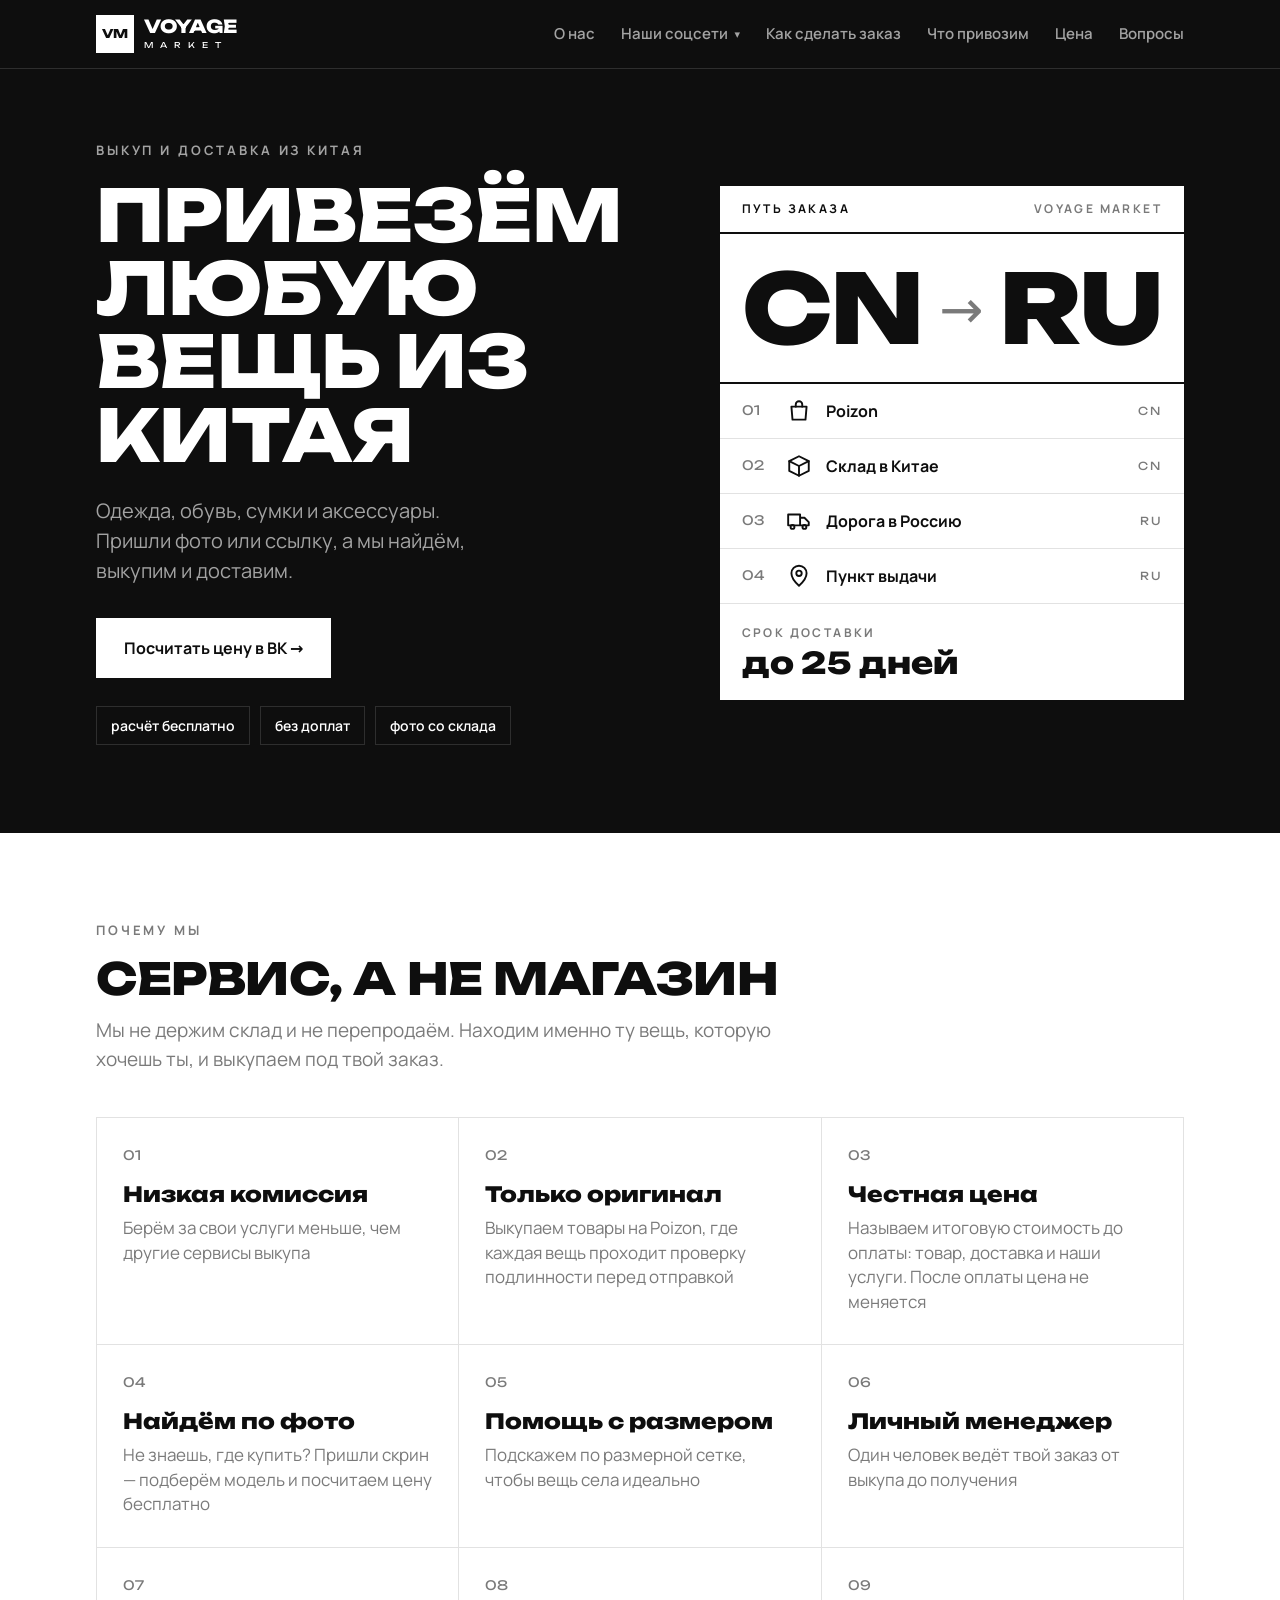
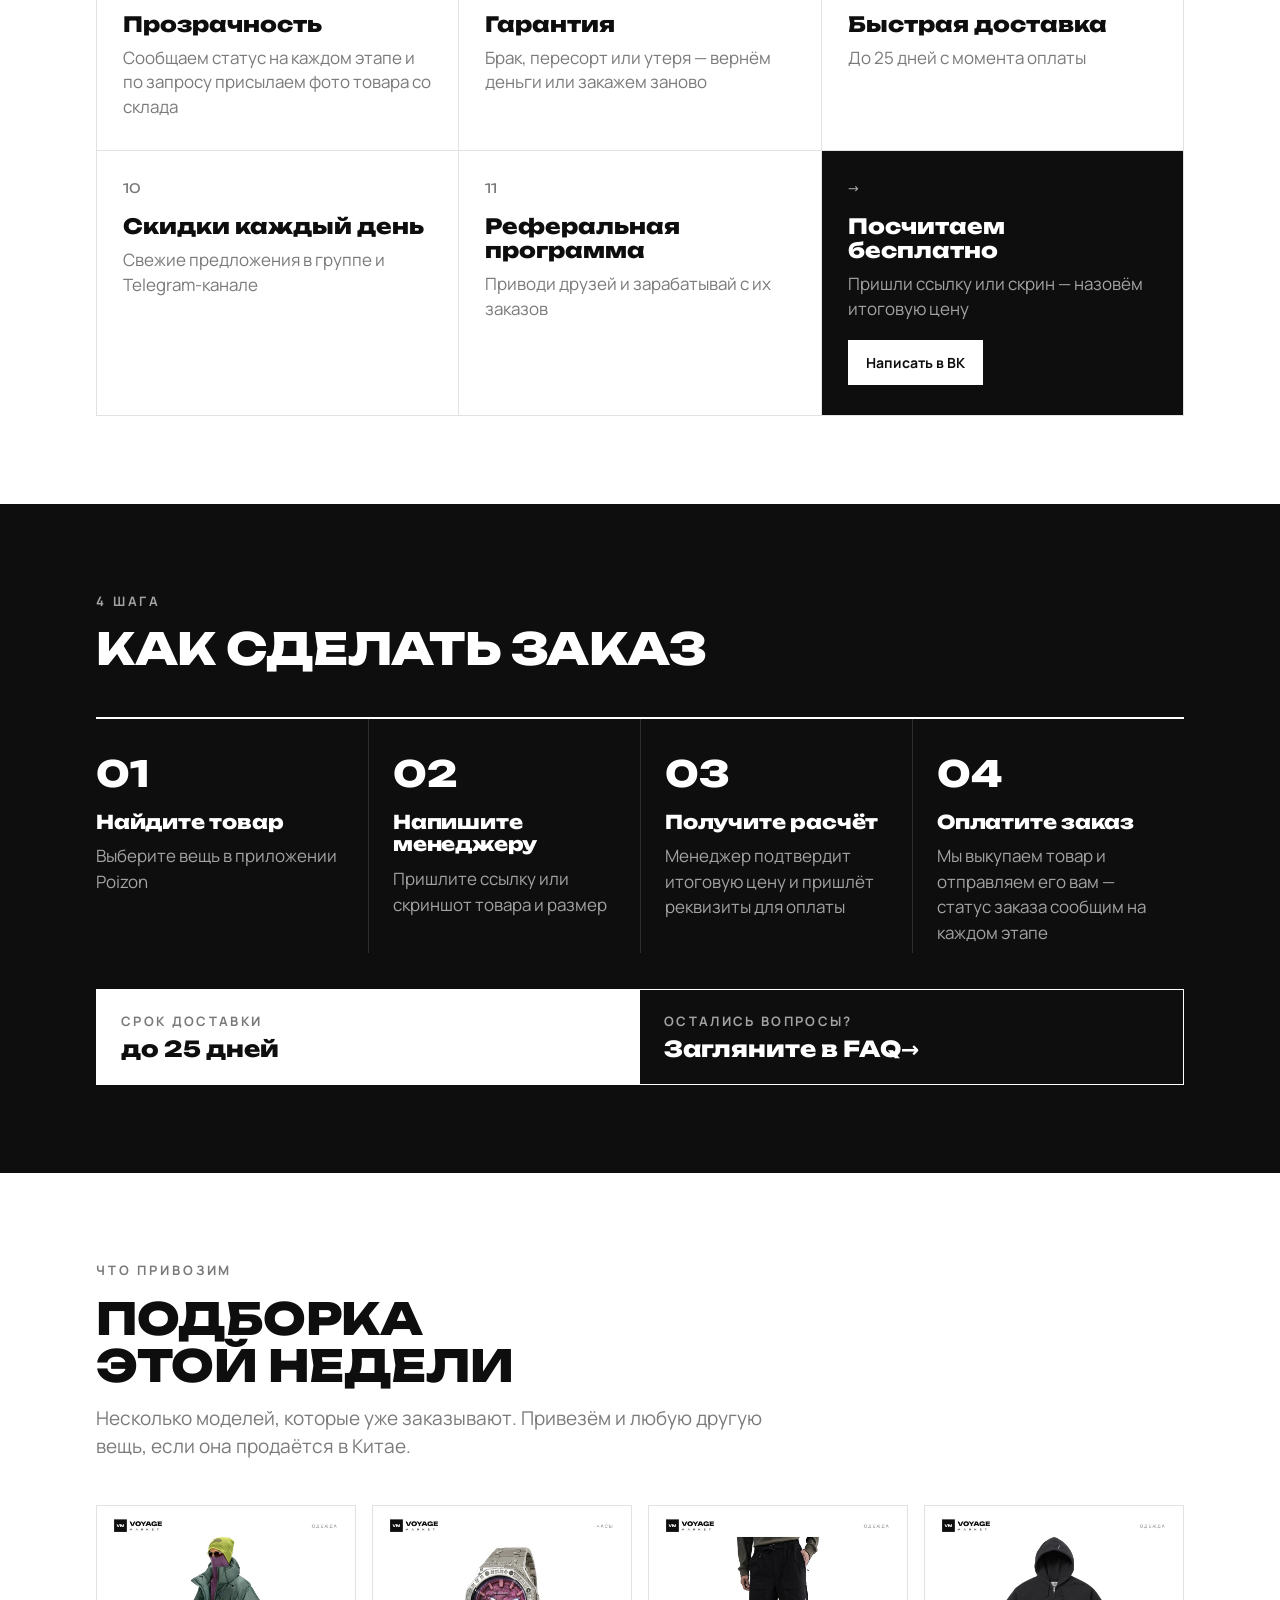
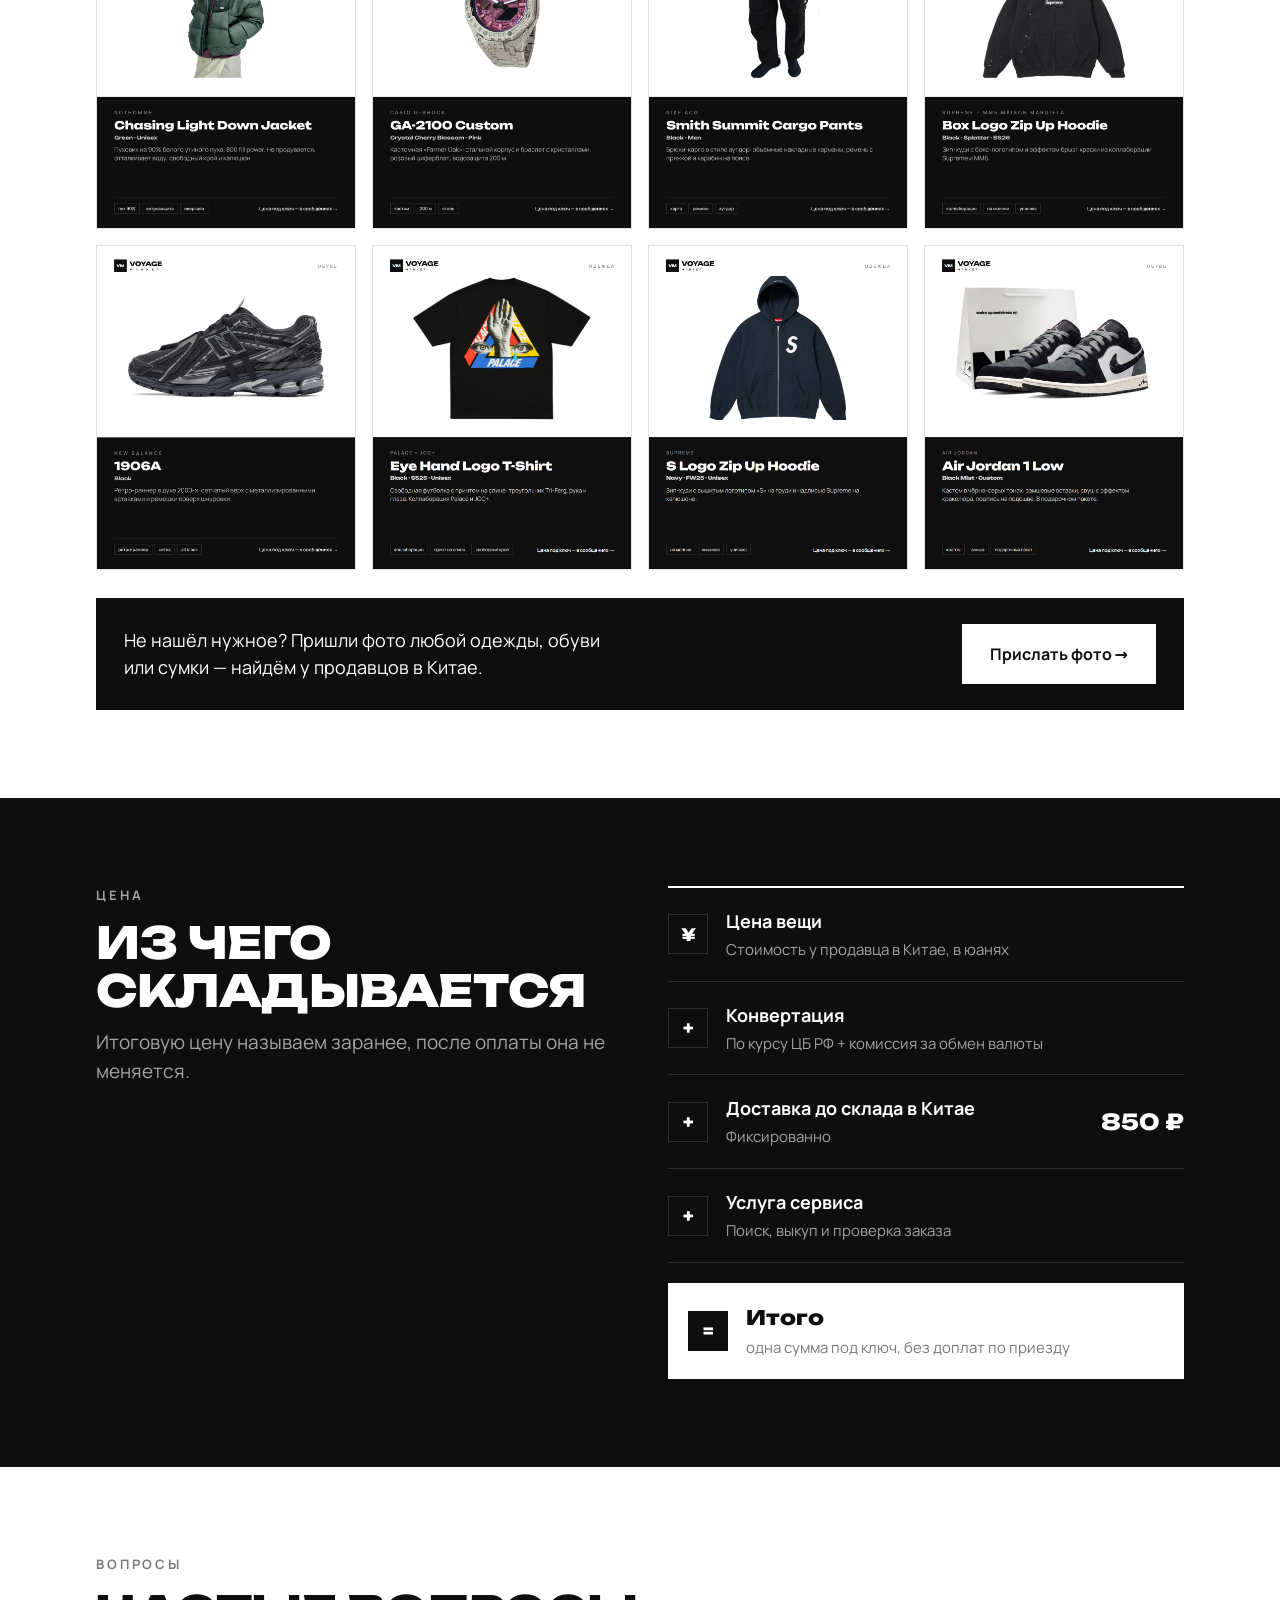
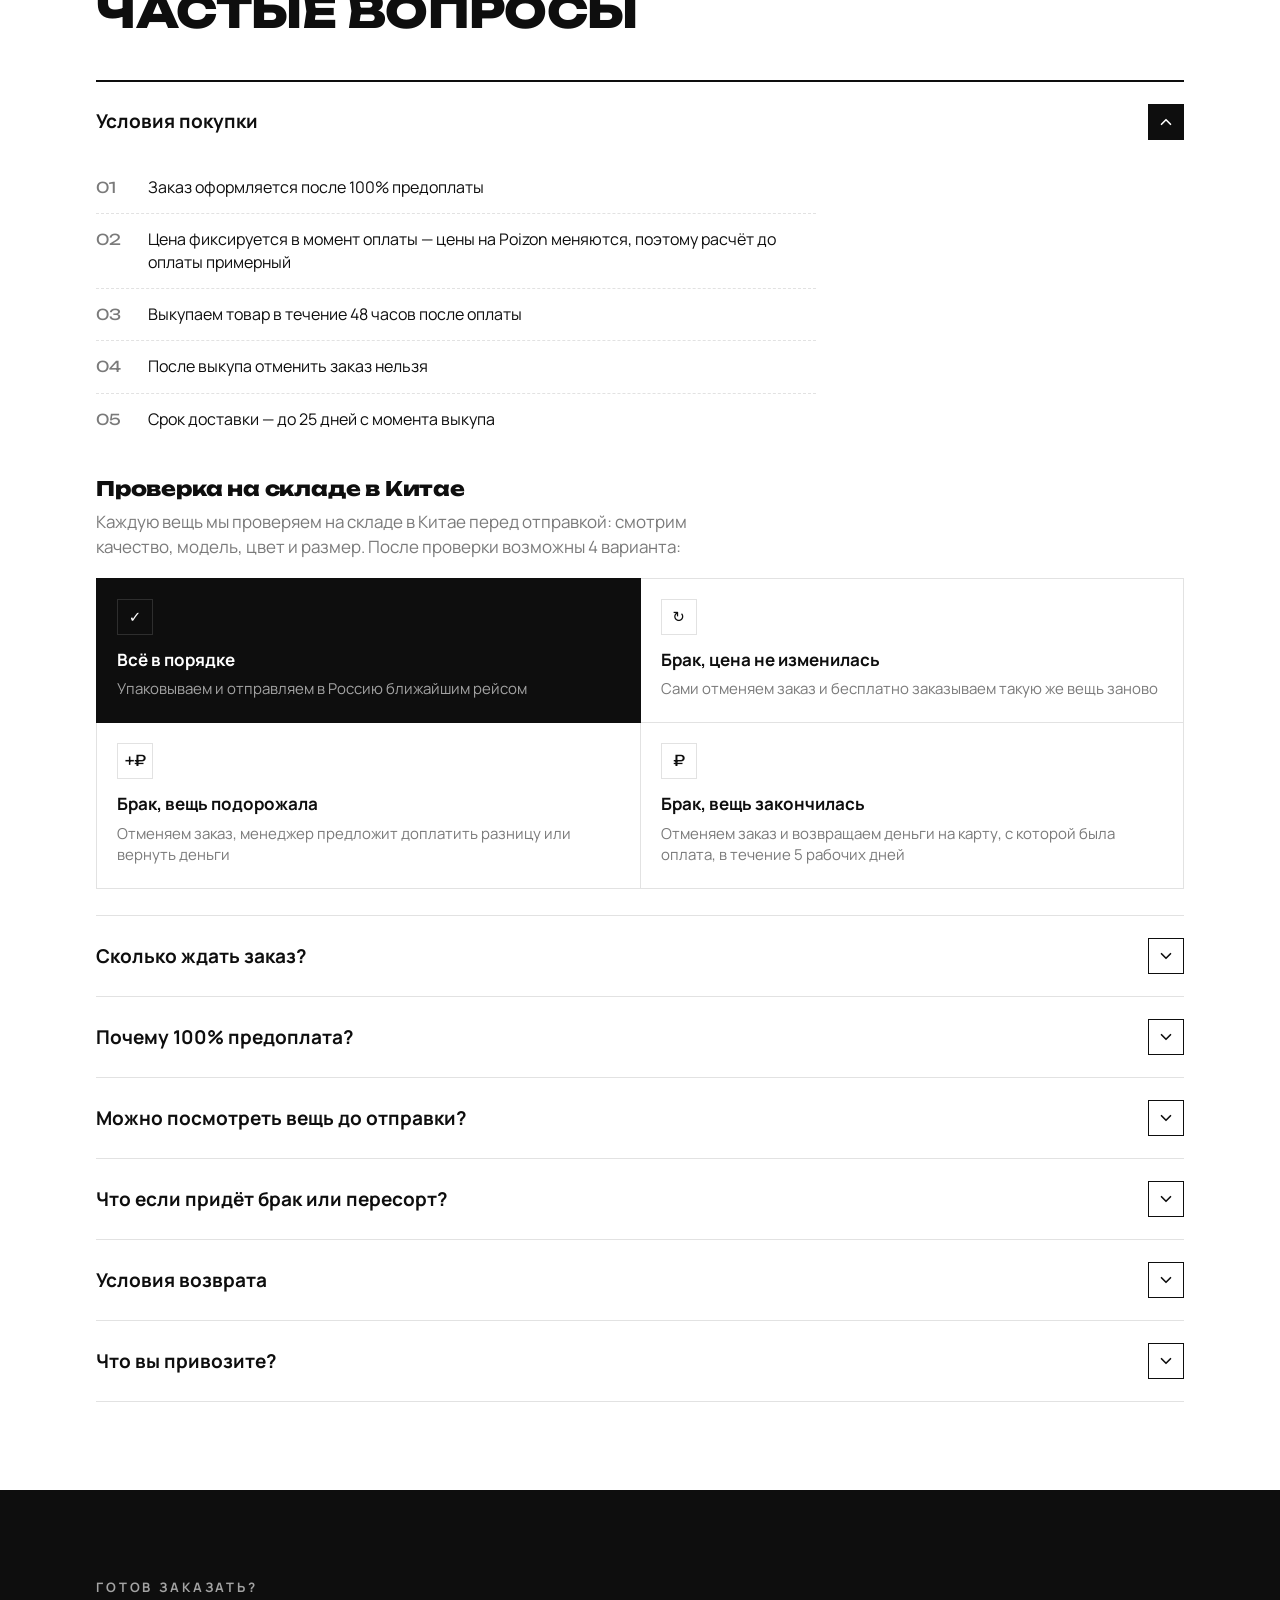
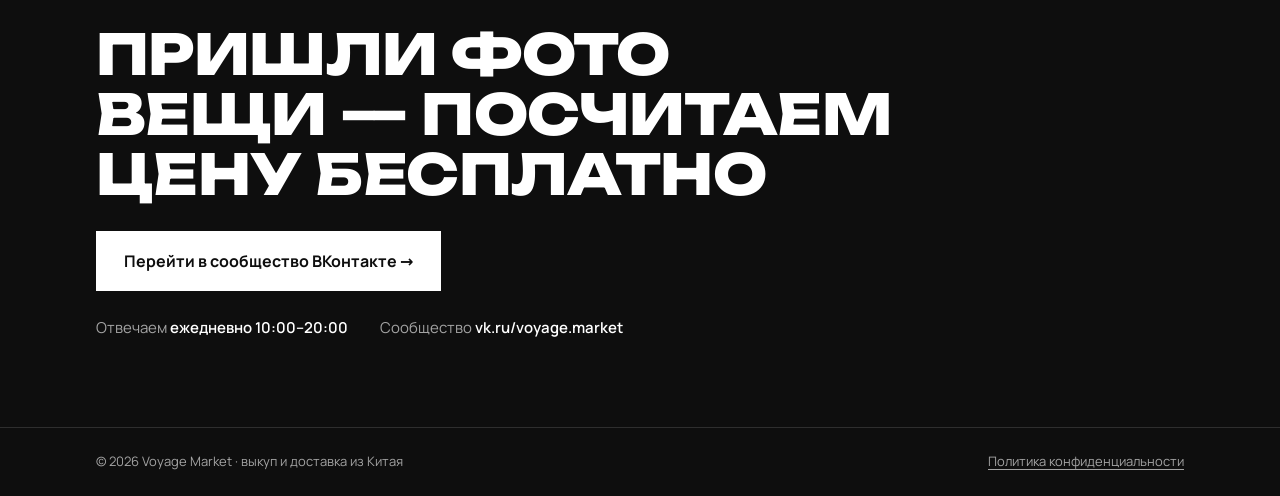
<file: index.html>
<!doctype html>
<html lang="ru">
  <head>
    <meta charset="UTF-8" />
    <meta name="viewport" content="width=device-width, initial-scale=1, viewport-fit=cover" />
    <meta name="theme-color" content="#0e0e0e" />
    <title>Voyage Market — выкуп и доставка из Китая</title>
    <meta name="description" content="Привезём любую вещь из Китая: одежда, обувь, сумки и аксессуары. До 25 дней, расчёт бесплатно, без доплат." />
    <script type="module" crossorigin src="./assets/main-KwwbjW5t.js"></script>
    <link rel="modulepreload" crossorigin href="./assets/index-BEzR0WI0.js">
    <link rel="stylesheet" crossorigin href="./assets/index-FNaxITmx.css">
  </head>
  <body>
    <div id="root"></div>
  </body>
</html>
</file>
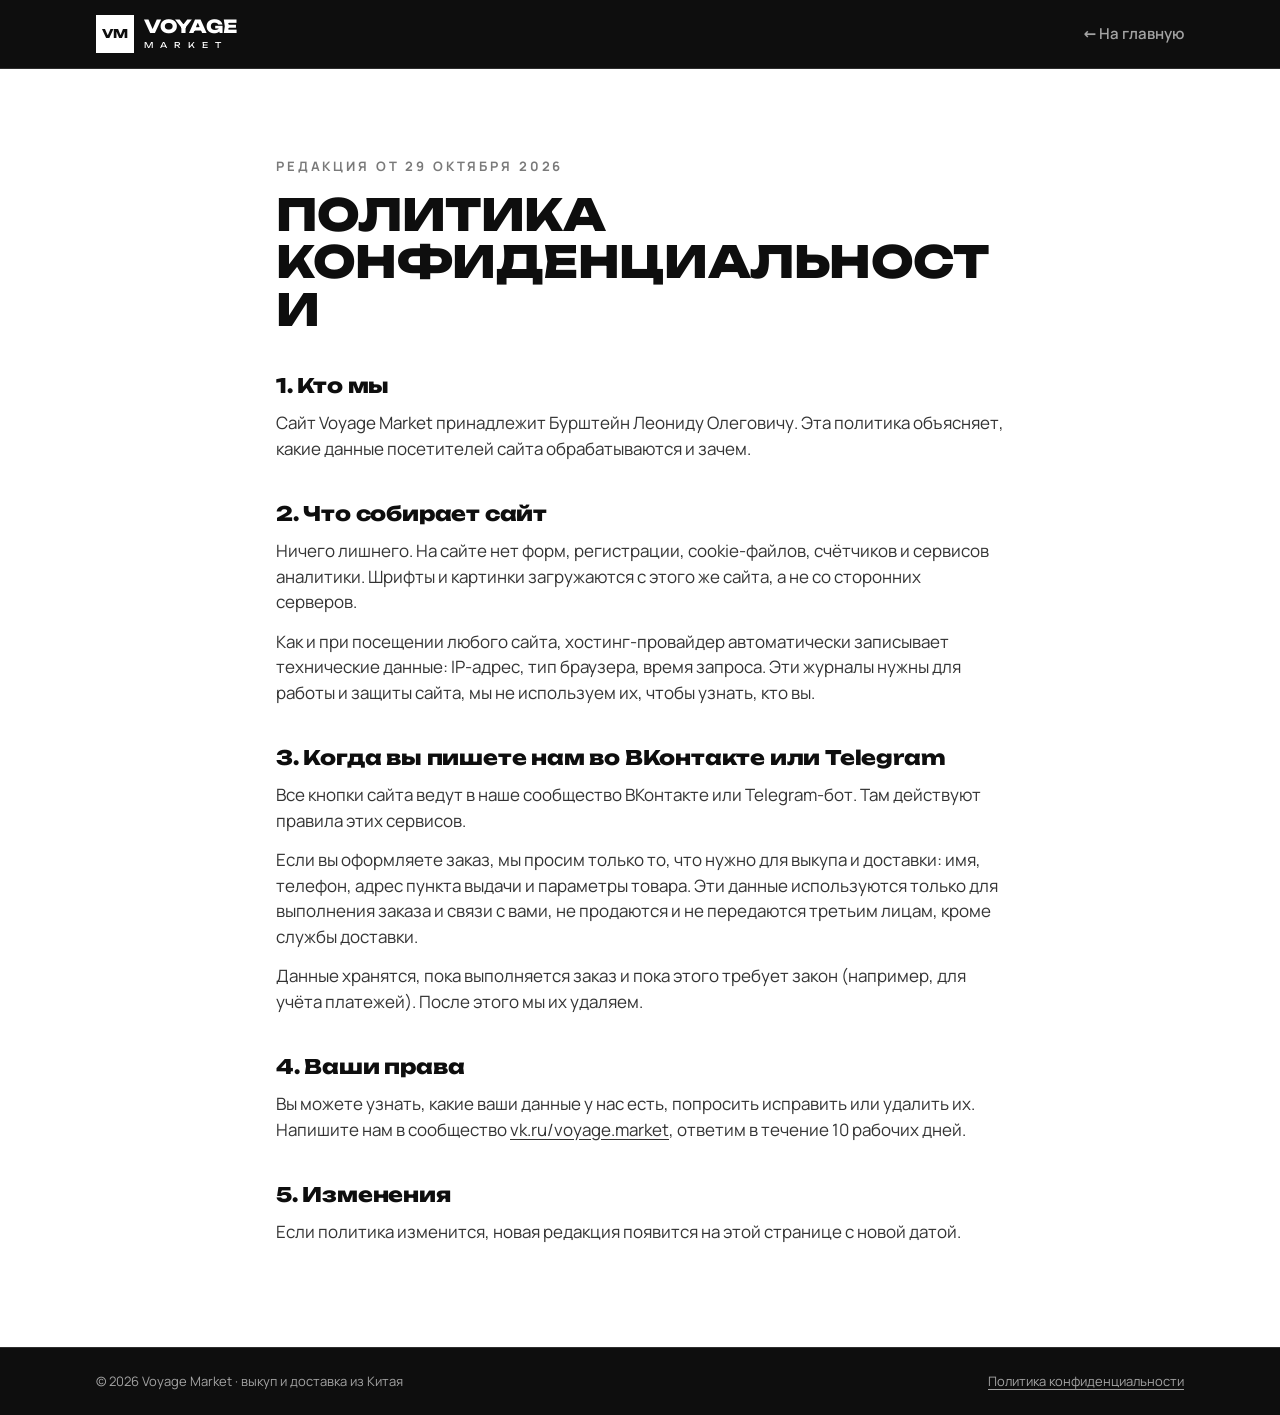
<file: privacy.html>
<!doctype html>
<html lang="ru">
  <head>
    <meta charset="UTF-8" />
    <meta name="viewport" content="width=device-width, initial-scale=1, viewport-fit=cover" />
    <meta name="theme-color" content="#0e0e0e" />
    <title>Политика конфиденциальности — Voyage Market</title>
    <meta name="description" content="Как сайт Voyage Market обращается с данными посетителей." />
    <script type="module" crossorigin src="./assets/privacy-DO9roMdW.js"></script>
    <link rel="modulepreload" crossorigin href="./assets/index-BEzR0WI0.js">
    <link rel="stylesheet" crossorigin href="./assets/index-FNaxITmx.css">
  </head>
  <body>
    <div id="root"></div>
  </body>
</html>
</file>
<file: assets/index-FNaxITmx.css>
@font-face{font-family:Manrope;font-style:normal;font-display:swap;font-weight:400;src:url([data-uri]) format("woff2"),url([data-uri]) format("woff");unicode-range:U+0460-052F,U+1C80-1C8A,U+20B4,U+2DE0-2DFF,U+A640-A69F,U+FE2E-FE2F}@font-face{font-family:Manrope;font-style:normal;font-display:swap;font-weight:400;src:url(./manrope-cyrillic-400-normal-BMzJvInZ.woff2) format("woff2"),url(./manrope-cyrillic-400-normal-Dvx59UGC.woff) format("woff");unicode-range:U+0301,U+0400-045F,U+0490-0491,U+04B0-04B1,U+2116}@font-face{font-family:Manrope;font-style:normal;font-display:swap;font-weight:400;src:url(./manrope-greek-400-normal-CM4qok81.woff2) format("woff2"),url(./manrope-greek-400-normal-DuX9RsAR.woff) format("woff");unicode-range:U+0370-0377,U+037A-037F,U+0384-038A,U+038C,U+038E-03A1,U+03A3-03FF}@font-face{font-family:Manrope;font-style:normal;font-display:swap;font-weight:400;src:url(./manrope-vietnamese-400-normal-DHb3EETF.woff2) format("woff2"),url(./manrope-vietnamese-400-normal-D7E_mLGF.woff) format("woff");unicode-range:U+0102-0103,U+0110-0111,U+0128-0129,U+0168-0169,U+01A0-01A1,U+01AF-01B0,U+0300-0301,U+0303-0304,U+0308-0309,U+0323,U+0329,U+1EA0-1EF9,U+20AB}@font-face{font-family:Manrope;font-style:normal;font-display:swap;font-weight:400;src:url(./manrope-latin-ext-400-normal-CMDvPJRp.woff2) format("woff2"),url(./manrope-latin-ext-400-normal-C-X6QNXX.woff) format("woff");unicode-range:U+0100-02BA,U+02BD-02C5,U+02C7-02CC,U+02CE-02D7,U+02DD-02FF,U+0304,U+0308,U+0329,U+1D00-1DBF,U+1E00-1E9F,U+1EF2-1EFF,U+2020,U+20A0-20AB,U+20AD-20C0,U+2113,U+2C60-2C7F,U+A720-A7FF}@font-face{font-family:Manrope;font-style:normal;font-display:swap;font-weight:400;src:url(./manrope-latin-400-normal-PaqtzbVb.woff2) format("woff2"),url(./manrope-latin-400-normal-8tf8FM3T.woff) format("woff");unicode-range:U+0000-00FF,U+0131,U+0152-0153,U+02BB-02BC,U+02C6,U+02DA,U+02DC,U+0304,U+0308,U+0329,U+2000-206F,U+20AC,U+2122,U+2191,U+2193,U+2212,U+2215,U+FEFF,U+FFFD}@font-face{font-family:Manrope;font-style:normal;font-display:swap;font-weight:600;src:url([data-uri]) format("woff2"),url([data-uri]) format("woff");unicode-range:U+0460-052F,U+1C80-1C8A,U+20B4,U+2DE0-2DFF,U+A640-A69F,U+FE2E-FE2F}@font-face{font-family:Manrope;font-style:normal;font-display:swap;font-weight:600;src:url(./manrope-cyrillic-600-normal-DvRl3Mj-.woff2) format("woff2"),url(./manrope-cyrillic-600-normal-It4mZcQk.woff) format("woff");unicode-range:U+0301,U+0400-045F,U+0490-0491,U+04B0-04B1,U+2116}@font-face{font-family:Manrope;font-style:normal;font-display:swap;font-weight:600;src:url(./manrope-greek-600-normal-BoRV6lzK.woff2) format("woff2"),url(./manrope-greek-600-normal-CF2i9ZRY.woff) format("woff");unicode-range:U+0370-0377,U+037A-037F,U+0384-038A,U+038C,U+038E-03A1,U+03A3-03FF}@font-face{font-family:Manrope;font-style:normal;font-display:swap;font-weight:600;src:url(./manrope-vietnamese-600-normal-C1J5PCl_.woff2) format("woff2"),url(./manrope-vietnamese-600-normal-lA7a_7Ok.woff) format("woff");unicode-range:U+0102-0103,U+0110-0111,U+0128-0129,U+0168-0169,U+01A0-01A1,U+01AF-01B0,U+0300-0301,U+0303-0304,U+0308-0309,U+0323,U+0329,U+1EA0-1EF9,U+20AB}@font-face{font-family:Manrope;font-style:normal;font-display:swap;font-weight:600;src:url(./manrope-latin-ext-600-normal-_gBojHdJ.woff2) format("woff2"),url(./manrope-latin-ext-600-normal-u5Pl7hTU.woff) format("woff");unicode-range:U+0100-02BA,U+02BD-02C5,U+02C7-02CC,U+02CE-02D7,U+02DD-02FF,U+0304,U+0308,U+0329,U+1D00-1DBF,U+1E00-1E9F,U+1EF2-1EFF,U+2020,U+20A0-20AB,U+20AD-20C0,U+2113,U+2C60-2C7F,U+A720-A7FF}@font-face{font-family:Manrope;font-style:normal;font-display:swap;font-weight:600;src:url(./manrope-latin-600-normal-4f0koTD-.woff2) format("woff2"),url(./manrope-latin-600-normal-BqgrALkZ.woff) format("woff");unicode-range:U+0000-00FF,U+0131,U+0152-0153,U+02BB-02BC,U+02C6,U+02DA,U+02DC,U+0304,U+0308,U+0329,U+2000-206F,U+20AC,U+2122,U+2191,U+2193,U+2212,U+2215,U+FEFF,U+FFFD}@font-face{font-family:Manrope;font-style:normal;font-display:swap;font-weight:700;src:url([data-uri]) format("woff2"),url([data-uri]) format("woff");unicode-range:U+0460-052F,U+1C80-1C8A,U+20B4,U+2DE0-2DFF,U+A640-A69F,U+FE2E-FE2F}@font-face{font-family:Manrope;font-style:normal;font-display:swap;font-weight:700;src:url(./manrope-cyrillic-700-normal-Dw_fZAg2.woff2) format("woff2"),url(./manrope-cyrillic-700-normal-7JNVKxyl.woff) format("woff");unicode-range:U+0301,U+0400-045F,U+0490-0491,U+04B0-04B1,U+2116}@font-face{font-family:Manrope;font-style:normal;font-display:swap;font-weight:700;src:url(./manrope-greek-700-normal-CHUG9PD8.woff2) format("woff2"),url(./manrope-greek-700-normal-DyfsrCpP.woff) format("woff");unicode-range:U+0370-0377,U+037A-037F,U+0384-038A,U+038C,U+038E-03A1,U+03A3-03FF}@font-face{font-family:Manrope;font-style:normal;font-display:swap;font-weight:700;src:url(./manrope-vietnamese-700-normal-CUqMx5-1.woff2) format("woff2"),url(./manrope-vietnamese-700-normal-pt65Fn2Z.woff) format("woff");unicode-range:U+0102-0103,U+0110-0111,U+0128-0129,U+0168-0169,U+01A0-01A1,U+01AF-01B0,U+0300-0301,U+0303-0304,U+0308-0309,U+0323,U+0329,U+1EA0-1EF9,U+20AB}@font-face{font-family:Manrope;font-style:normal;font-display:swap;font-weight:700;src:url(./manrope-latin-ext-700-normal-DYOwVNan.woff2) format("woff2"),url(./manrope-latin-ext-700-normal-eVCcYqtJ.woff) format("woff");unicode-range:U+0100-02BA,U+02BD-02C5,U+02C7-02CC,U+02CE-02D7,U+02DD-02FF,U+0304,U+0308,U+0329,U+1D00-1DBF,U+1E00-1E9F,U+1EF2-1EFF,U+2020,U+20A0-20AB,U+20AD-20C0,U+2113,U+2C60-2C7F,U+A720-A7FF}@font-face{font-family:Manrope;font-style:normal;font-display:swap;font-weight:700;src:url(./manrope-latin-700-normal-BZp_XxE4.woff2) format("woff2"),url(./manrope-latin-700-normal-DGRFkw-m.woff) format("woff");unicode-range:U+0000-00FF,U+0131,U+0152-0153,U+02BB-02BC,U+02C6,U+02DA,U+02DC,U+0304,U+0308,U+0329,U+2000-206F,U+20AC,U+2122,U+2191,U+2193,U+2212,U+2215,U+FEFF,U+FFFD}@font-face{font-family:Unbounded;font-style:normal;font-display:swap;font-weight:400;src:url([data-uri]) format("woff2"),url([data-uri]) format("woff");unicode-range:U+0460-052F,U+1C80-1C8A,U+20B4,U+2DE0-2DFF,U+A640-A69F,U+FE2E-FE2F}@font-face{font-family:Unbounded;font-style:normal;font-display:swap;font-weight:400;src:url(./unbounded-cyrillic-400-normal-2GwyjskV.woff2) format("woff2"),url(./unbounded-cyrillic-400-normal-DqbLF2ou.woff) format("woff");unicode-range:U+0301,U+0400-045F,U+0490-0491,U+04B0-04B1,U+2116}@font-face{font-family:Unbounded;font-style:normal;font-display:swap;font-weight:400;src:url(./unbounded-vietnamese-400-normal-D7u77xXC.woff2) format("woff2"),url(./unbounded-vietnamese-400-normal-C52tX-jF.woff) format("woff");unicode-range:U+0102-0103,U+0110-0111,U+0128-0129,U+0168-0169,U+01A0-01A1,U+01AF-01B0,U+0300-0301,U+0303-0304,U+0308-0309,U+0323,U+0329,U+1EA0-1EF9,U+20AB}@font-face{font-family:Unbounded;font-style:normal;font-display:swap;font-weight:400;src:url(./unbounded-latin-ext-400-normal-Dbd2QqjZ.woff2) format("woff2"),url(./unbounded-latin-ext-400-normal-BRFNvR_h.woff) format("woff");unicode-range:U+0100-02BA,U+02BD-02C5,U+02C7-02CC,U+02CE-02D7,U+02DD-02FF,U+0304,U+0308,U+0329,U+1D00-1DBF,U+1E00-1E9F,U+1EF2-1EFF,U+2020,U+20A0-20AB,U+20AD-20C0,U+2113,U+2C60-2C7F,U+A720-A7FF}@font-face{font-family:Unbounded;font-style:normal;font-display:swap;font-weight:400;src:url(./unbounded-latin-400-normal-DxT99aXF.woff2) format("woff2"),url(./unbounded-latin-400-normal-CiSqyYx3.woff) format("woff");unicode-range:U+0000-00FF,U+0131,U+0152-0153,U+02BB-02BC,U+02C6,U+02DA,U+02DC,U+0304,U+0308,U+0329,U+2000-206F,U+20AC,U+2122,U+2191,U+2193,U+2212,U+2215,U+FEFF,U+FFFD}@font-face{font-family:Unbounded;font-style:normal;font-display:swap;font-weight:800;src:url([data-uri]) format("woff2"),url([data-uri]) format("woff");unicode-range:U+0460-052F,U+1C80-1C8A,U+20B4,U+2DE0-2DFF,U+A640-A69F,U+FE2E-FE2F}@font-face{font-family:Unbounded;font-style:normal;font-display:swap;font-weight:800;src:url(./unbounded-cyrillic-800-normal--HlTIRd4.woff2) format("woff2"),url(./unbounded-cyrillic-800-normal-DbsDaRyD.woff) format("woff");unicode-range:U+0301,U+0400-045F,U+0490-0491,U+04B0-04B1,U+2116}@font-face{font-family:Unbounded;font-style:normal;font-display:swap;font-weight:800;src:url(./unbounded-vietnamese-800-normal-CoK4UhqK.woff2) format("woff2"),url(./unbounded-vietnamese-800-normal-BESasFH0.woff) format("woff");unicode-range:U+0102-0103,U+0110-0111,U+0128-0129,U+0168-0169,U+01A0-01A1,U+01AF-01B0,U+0300-0301,U+0303-0304,U+0308-0309,U+0323,U+0329,U+1EA0-1EF9,U+20AB}@font-face{font-family:Unbounded;font-style:normal;font-display:swap;font-weight:800;src:url(./unbounded-latin-ext-800-normal-18_tL4n1.woff2) format("woff2"),url(./unbounded-latin-ext-800-normal-qEXaCaVG.woff) format("woff");unicode-range:U+0100-02BA,U+02BD-02C5,U+02C7-02CC,U+02CE-02D7,U+02DD-02FF,U+0304,U+0308,U+0329,U+1D00-1DBF,U+1E00-1E9F,U+1EF2-1EFF,U+2020,U+20A0-20AB,U+20AD-20C0,U+2113,U+2C60-2C7F,U+A720-A7FF}@font-face{font-family:Unbounded;font-style:normal;font-display:swap;font-weight:800;src:url(./unbounded-latin-800-normal-CN2Hxyoo.woff2) format("woff2"),url(./unbounded-latin-800-normal-Cjred_zf.woff) format("woff");unicode-range:U+0000-00FF,U+0131,U+0152-0153,U+02BB-02BC,U+02C6,U+02DA,U+02DC,U+0304,U+0308,U+0329,U+2000-206F,U+20AC,U+2122,U+2191,U+2193,U+2212,U+2215,U+FEFF,U+FFFD}@font-face{font-family:Golos Text;font-style:normal;font-display:swap;font-weight:600;src:url(./golos-text-cyrillic-ext-600-normal-uuhKjiyO.woff2) format("woff2"),url(./golos-text-cyrillic-ext-600-normal-rSWq63aw.woff) format("woff");unicode-range:U+0460-052F,U+1C80-1C8A,U+20B4,U+2DE0-2DFF,U+A640-A69F,U+FE2E-FE2F}@font-face{font-family:Golos Text;font-style:normal;font-display:swap;font-weight:600;src:url(./golos-text-cyrillic-600-normal-lpQ9rVRR.woff2) format("woff2"),url(./golos-text-cyrillic-600-normal-BgvEFMNR.woff) format("woff");unicode-range:U+0301,U+0400-045F,U+0490-0491,U+04B0-04B1,U+2116}@font-face{font-family:Golos Text;font-style:normal;font-display:swap;font-weight:600;src:url(./golos-text-latin-ext-600-normal-DLLCs_GQ.woff2) format("woff2"),url(./golos-text-latin-ext-600-normal-C6iohuVX.woff) format("woff");unicode-range:U+0100-02BA,U+02BD-02C5,U+02C7-02CC,U+02CE-02D7,U+02DD-02FF,U+0304,U+0308,U+0329,U+1D00-1DBF,U+1E00-1E9F,U+1EF2-1EFF,U+2020,U+20A0-20AB,U+20AD-20C0,U+2113,U+2C60-2C7F,U+A720-A7FF}@font-face{font-family:Golos Text;font-style:normal;font-display:swap;font-weight:600;src:url(./golos-text-latin-600-normal-Bhk8uV1U.woff2) format("woff2"),url(./golos-text-latin-600-normal-B_o32mE8.woff) format("woff");unicode-range:U+0000-00FF,U+0131,U+0152-0153,U+02BB-02BC,U+02C6,U+02DA,U+02DC,U+0304,U+0308,U+0329,U+2000-206F,U+20AC,U+2122,U+2191,U+2193,U+2212,U+2215,U+FEFF,U+FFFD}:root{--ink: #0e0e0e;--paper: #ffffff;--mute: #7a7a7a;--mute-dark: #a3a3a3;--line: #e2e2e2;--line-dark: #2e2e2e;--display: "Unbounded", "Arial Black", system-ui, sans-serif;--body: "Manrope", system-ui, -apple-system, "Segoe UI", sans-serif;color-scheme:light}*{box-sizing:border-box}html{scroll-behavior:smooth;scroll-padding-top:68px}body{margin:0;background:var(--paper);color:var(--ink);font-family:var(--body);font-size:17px;line-height:1.5}img{max-width:100%}a{color:inherit}.wrap{max-width:1120px;margin:0 auto;padding-left:max(16px,env(safe-area-inset-left,0px));padding-right:max(16px,env(safe-area-inset-right,0px))}.band{padding-block:88px}.dark{background:var(--ink);color:var(--paper)}h1,h2,h3{font-family:var(--display);font-weight:800;margin:0;text-wrap:balance;letter-spacing:-.01em}h2{font-size:clamp(28px,4vw,44px);line-height:1.08;text-transform:uppercase}.eyebrow{font-size:13px;font-weight:700;letter-spacing:.22em;text-transform:uppercase;color:var(--mute)}.dark .eyebrow{color:var(--mute-dark)}.head{display:grid;gap:14px;margin-bottom:44px;max-width:720px}.lead{font-size:19px;color:var(--mute);margin:0;max-width:60ch}.dark .lead{color:var(--mute-dark)}.top{position:sticky;top:0;z-index:5;background:var(--ink);color:var(--paper);border-bottom:1px solid var(--line-dark);padding-top:env(safe-area-inset-top,0px)}.top:before{content:"";position:absolute;left:0;right:0;bottom:100%;height:100vh;background:var(--ink);pointer-events:none}.top .wrap{display:flex;align-items:center;justify-content:space-between;height:68px;gap:16px}.logo{display:flex;align-items:center;gap:10px;text-decoration:none}.logo .vm{width:38px;height:38px;background:var(--paper);color:var(--ink);font-family:var(--display);font-weight:800;font-size:12px;display:grid;place-items:center}.logo b{display:block;font-family:var(--display);font-weight:800;font-size:18px;line-height:1}.logo small{display:block;font-family:var(--display);font-weight:400;font-size:8px;letter-spacing:.9em;margin-top:4px}.nav{display:flex;align-items:center;gap:26px;font-weight:600;font-size:15px}.nav a{text-decoration:none;color:var(--mute-dark)}.nav a:hover{color:var(--paper)}.socials{position:relative}.socials-btn{display:inline-flex;align-items:center;gap:6px;padding:0;border:0;background:none;font:inherit;color:var(--mute-dark);cursor:pointer}.socials-btn:hover,.socials-btn[aria-expanded=true]{color:var(--paper)}.socials-btn i{font-style:normal;font-size:11px;transition:transform .15s}.socials-btn[aria-expanded=true] i{transform:rotate(180deg)}.socials-menu{position:absolute;z-index:6;top:calc(100% + 22px);left:50%;transform:translate(-50%);width:250px;display:grid;gap:8px;padding:10px;background:var(--ink);border:1px solid var(--line-dark)}.socials-menu a{--brand: var(--paper);display:flex;align-items:center;gap:12px;padding:5px 12px 5px 5px;border:1.5px solid var(--line-dark);color:var(--paper);font-family:"Golos Text",var(--body);text-decoration:none;transition:background .15s,border-color .15s}.socials-menu .vk{--brand: #0077ff }.socials-menu .tg{--brand: #229ed9 }.socials-menu svg{flex:none;box-sizing:content-box;width:20px;height:20px;padding:9px;background:var(--brand);color:#fff;transition:background .15s,color .15s}.socials-menu b{display:block;font-weight:600;font-size:15px;line-height:1.2}.socials-menu small{display:block;font-size:12px;color:var(--mute-dark)}.socials-menu a:hover{background:var(--brand);border-color:var(--brand);color:#fff}.socials-menu a:hover svg{background:#fff;color:var(--brand)}.socials-menu a:hover small{color:#ffffffd9}.socials-btn:focus-visible,.socials-menu a:focus-visible{outline:3px solid var(--mute-dark);outline-offset:3px}.btn{display:inline-flex;align-items:center;gap:12px;font-weight:700;font-size:16px;text-decoration:none;padding:16px 26px;border:2px solid currentColor;transition:background .15s,color .15s}.btn-solid{background:var(--paper);color:var(--ink);border-color:var(--paper)}.btn-solid:hover{background:transparent;color:var(--paper)}.btn-sm{padding:10px 16px;font-size:14px}.btn:focus-visible,.nav a:focus-visible{outline:3px solid var(--mute-dark);outline-offset:3px}.hero{padding-block:72px 88px}.hero .wrap{display:grid;grid-template-columns:1.1fr .9fr;gap:56px;align-items:center}.hero h1{font-size:clamp(36px,6vw,72px);line-height:1.02;text-transform:uppercase;margin-top:18px}.hero p{font-size:20px;color:var(--mute-dark);margin:24px 0 32px;max-width:34ch}.chips{display:flex;flex-wrap:wrap;gap:10px;margin-top:28px}.chips span{border:1.5px solid var(--line-dark);padding:8px 14px;font-weight:600;font-size:14px;color:var(--paper)}.label{background:var(--paper);color:var(--ink);counter-reset:stage}.label-top{display:flex;justify-content:space-between;gap:12px;padding:14px 22px;border-bottom:2px solid var(--ink);font-size:12px;font-weight:700;letter-spacing:.2em;text-transform:uppercase}.label-top span+span{color:var(--mute)}.label-dir{display:flex;align-items:center;justify-content:space-between;padding:26px 22px;border-bottom:2px solid var(--ink);font-family:var(--display);font-weight:800;font-size:clamp(56px,8vw,96px);line-height:1;letter-spacing:-.02em}.label-dir i{font-style:normal;font-weight:400;font-size:.55em;color:var(--mute)}.label ol{list-style:none;margin:0;padding:0}.label li{counter-increment:stage;display:grid;grid-template-columns:30px 26px 1fr auto;align-items:center;gap:14px;padding:14px 22px;border-bottom:1px solid var(--line)}.label li:before{content:counter(stage,decimal-leading-zero);font-family:var(--display);font-size:13px;color:var(--mute)}.label li span{font-weight:700;font-size:16px}.label li small{font-family:var(--display);font-size:11px;letter-spacing:.2em;color:var(--mute)}.label-foot{display:flex;justify-content:space-between;align-items:end;gap:16px;padding:20px 22px 22px}.label-foot small{display:block;font-size:12px;font-weight:700;letter-spacing:.2em;text-transform:uppercase;color:var(--mute)}.label-foot b{display:block;margin-top:6px;font-family:var(--display);font-weight:800;font-size:clamp(22px,3vw,30px);line-height:1}.steps{display:grid;grid-template-columns:repeat(4,1fr);border-top:2px solid var(--paper)}.step{padding:28px 24px 8px 0;display:grid;gap:10px;align-content:start;min-width:0}.step+.step{padding-left:24px;border-left:1px solid var(--line-dark)}.step .n{font-family:var(--display);font-weight:800;font-size:36px}.step h3{font-size:19px;line-height:1.2}.step p{margin:0;color:var(--mute-dark)}.steps-foot{display:grid;grid-template-columns:1fr 1fr;margin-top:36px;border:1px solid var(--paper)}.steps-term,.steps-faq{margin:0;padding:22px 24px;display:grid;gap:4px;align-content:center}.steps-term{background:var(--paper);color:var(--ink)}.steps-foot span{font-size:13px;font-weight:700;letter-spacing:.18em;text-transform:uppercase;color:var(--mute-dark)}.steps-term span{color:var(--mute)}.steps-foot b{font-family:var(--display);font-weight:800;font-size:22px;line-height:1.2}.steps-faq{color:var(--paper);text-decoration:none;transition:background .15s}.steps-faq i{font-style:normal;display:inline-block;transition:transform .15s}.steps-faq:hover{background:#1c1c1c}.steps-faq:hover i{transform:translate(4px)}.steps-faq:focus-visible{outline:3px solid var(--mute-dark);outline-offset:3px}@media (max-width: 640px){.steps-foot{grid-template-columns:1fr}}.why{list-style:none;margin:0;padding:0;counter-reset:why;display:grid;grid-template-columns:repeat(3,1fr);gap:1px;background:var(--line);border:1px solid var(--line)}.why li{counter-increment:why;background:var(--paper);padding:28px 26px 30px;display:grid;gap:10px;align-content:start}.why li:before{content:counter(why,decimal-leading-zero);font-family:var(--display);font-size:13px;color:var(--mute);margin-bottom:6px}.why b{font-family:var(--display);font-weight:800;font-size:21px;line-height:1.15}.why span{color:var(--mute);line-height:1.45}.why .why-cta{counter-increment:none;background:var(--ink);color:var(--paper)}.why .why-cta:before{content:"→";color:var(--mute-dark)}.why-cta span{color:var(--mute-dark)}.why-cta .btn-solid{justify-self:start;margin-top:8px}.grid{display:grid;grid-template-columns:repeat(4,1fr);gap:16px}.card{border:1px solid var(--line)}.card img{width:100%;aspect-ratio:4/5;object-fit:cover;display:block;background:var(--paper)}.cat-note{margin-top:28px;display:flex;flex-wrap:wrap;align-items:center;justify-content:space-between;gap:18px;padding:26px 28px;background:var(--ink);color:var(--paper)}.cat-note p{margin:0;font-size:18px;max-width:46ch}.price-row{display:grid;grid-template-columns:1fr 1fr;gap:56px;align-items:start}.formula{display:grid;border-top:2px solid var(--paper)}.formula div{display:grid;grid-template-columns:40px 1fr auto;align-items:center;gap:18px;padding:20px 0;border-bottom:1px solid var(--line-dark)}.formula i{font-style:normal;font-family:var(--display);font-weight:800;font-size:17px;width:40px;height:40px;display:grid;place-items:center;border:1px solid var(--line-dark);color:var(--paper)}.formula p{margin:0;display:grid;gap:4px}.formula b{font-size:18px;font-weight:700}.formula span{color:var(--mute-dark);font-size:15px;line-height:1.45}.formula strong{font-family:var(--display);font-weight:800;font-size:22px;white-space:nowrap}.formula .total{background:var(--paper);color:var(--ink);padding:20px;margin-top:20px;border-bottom:none;grid-template-columns:40px 1fr}.formula .total i{background:var(--ink);border-color:var(--ink)}.formula .total b{font-family:var(--display);font-weight:800;font-size:20px}.formula .total span{color:var(--mute)}.faq{border-top:2px solid var(--ink)}.faq details{border-bottom:1px solid var(--line)}.faq summary{cursor:pointer;list-style:none;display:flex;align-items:center;justify-content:space-between;gap:16px;padding:22px 0;font-weight:700;font-size:19px}.faq summary::-webkit-details-marker{display:none}.faq summary:after{content:"";flex-shrink:0;width:36px;height:36px;box-sizing:border-box;border:1.5px solid var(--ink);background:url("data:image/svg+xml,%3Csvg xmlns='http://www.w3.org/2000/svg' viewBox='0 0 24 24' fill='none' stroke='%230e0e0e' stroke-width='2.2' stroke-linecap='round' stroke-linejoin='round'%3E%3Cpath d='M6 9l6 6 6-6'/%3E%3C/svg%3E") center / 18px no-repeat;transition:transform .25s,background-color .2s}.faq summary:hover:after{background-color:#f1f1f1}.faq details[open] summary:after{transform:rotate(180deg);background-color:var(--ink);background-image:url("data:image/svg+xml,%3Csvg xmlns='http://www.w3.org/2000/svg' viewBox='0 0 24 24' fill='none' stroke='%23ffffff' stroke-width='2.2' stroke-linecap='round' stroke-linejoin='round'%3E%3Cpath d='M6 9l6 6 6-6'/%3E%3C/svg%3E")}.faq summary:focus-visible{outline:3px solid var(--mute);outline-offset:2px}.faq p{margin:0 0 22px;color:var(--mute);max-width:65ch}.terms{margin:0 0 26px;display:grid;gap:32px}.terms-list{list-style:none;margin:0;padding:0;counter-reset:terms;max-width:720px}.terms-list li{counter-increment:terms;display:grid;grid-template-columns:52px 1fr;align-items:baseline;padding:14px 0;border-bottom:1px dashed var(--line);font-size:16px;line-height:1.45;color:var(--ink)}.terms-list li:last-child{border-bottom:0}.terms-list li:before{content:counter(terms,decimal-leading-zero);font-family:var(--display);font-size:15px;color:var(--mute)}.terms-check h3{margin:0 0 8px;font-family:var(--display);font-size:20px;line-height:1.2}.faq .terms-check p{margin:0 0 18px}.terms-check ul{list-style:none;margin:0;padding:0 1px 1px 0;display:grid;grid-template-columns:1fr 1fr}.terms-check li{border:1px solid var(--line);margin:0 -1px -1px 0;padding:20px 20px 22px;display:grid;gap:6px;align-content:start}.terms-check li:first-child{background:var(--ink);border-color:var(--ink);position:relative;z-index:1}.terms-check i{font-style:normal;font-family:var(--display);font-size:15px;width:36px;height:36px;display:grid;place-items:center;border:1px solid var(--line);margin-bottom:6px;color:var(--ink)}.terms-check li:first-child i{border-color:var(--line-dark);color:var(--paper)}.terms-check b{font-weight:700;font-size:17px;color:var(--ink)}.terms-check li:first-child b{color:var(--paper)}.terms-check span{color:var(--mute);font-size:15px;line-height:1.45}.terms-check li:first-child span{color:var(--mute-dark)}@media (max-width: 640px){.terms-check ul{grid-template-columns:1fr}}.refund{margin:0 0 26px;max-width:860px;display:grid}.refund i{font-style:normal;font-family:var(--display);font-weight:800;display:grid;place-items:center;flex-shrink:0}.refund-no{display:flex;gap:18px;padding:22px 24px;border:2px solid var(--ink)}.refund-no i{width:40px;height:40px;background:var(--ink);color:var(--paper);font-size:16px}.refund-no div{display:grid;gap:6px}.refund-no b{font-weight:700;font-size:17px;line-height:1.35;color:var(--ink)}.refund-no span{color:var(--mute);font-size:15px;line-height:1.45}.refund-no em{font-style:normal;font-size:15px;line-height:1.45;color:var(--ink);margin-top:6px;padding-left:12px;border-left:2px solid var(--line)}.refund h3{margin:30px 0 14px;font-family:var(--display);font-size:20px;line-height:1.2}.refund-yes{list-style:none;margin:0;padding:0 1px 1px 0;display:grid;grid-template-columns:repeat(3,1fr)}.refund-yes li{display:grid;gap:14px;align-content:start;padding:20px;border:1px solid var(--line);margin:0 -1px -1px 0;font-weight:700;font-size:16px;line-height:1.35;color:var(--ink)}.refund-yes i{width:36px;height:36px;border:1px solid var(--line);font-size:15px;color:var(--ink)}.refund-how{margin-top:14px;background:var(--ink);color:var(--paper);display:grid;grid-template-columns:1fr 1fr;gap:0 24px;padding:20px 24px 22px}.refund-how small{grid-column:1 / -1;font-size:12px;font-weight:700;letter-spacing:.18em;text-transform:uppercase;color:var(--mute-dark);margin-bottom:10px}.faq .refund-how p{margin:0;display:grid;gap:4px;max-width:none;color:var(--mute-dark)}.refund-how b{font-family:var(--display);font-weight:800;font-size:22px;line-height:1.15;color:var(--paper)}.refund-how span{font-size:15px;line-height:1.4}@media (max-width: 640px){.refund-yes{grid-template-columns:1fr}.refund-yes li{grid-template-columns:36px 1fr;align-items:center}.refund-how{grid-template-columns:1fr;gap:16px}.refund-how small{margin-bottom:0}}.eta{margin:0 0 26px;border:1px solid var(--line)}.faq .eta-total{margin:0;padding:22px 24px;display:flex;align-items:baseline;flex-wrap:wrap;gap:6px 14px;border-bottom:1px solid var(--line);max-width:none}.eta-total b{font-family:var(--display);font-weight:800;font-size:clamp(28px,4vw,40px);line-height:1;color:var(--ink)}.eta-total span{color:var(--mute);font-size:16px}.eta ol{list-style:none;margin:0;padding:26px 24px;display:grid;grid-template-columns:repeat(4,1fr);gap:20px}.eta li{position:relative;display:grid;gap:6px;align-content:start}.eta li:not(:last-child):after{content:"";position:absolute;top:28px;left:68px;right:-8px;border-top:2px dashed var(--line)}.eta i{width:56px;height:56px;display:grid;place-items:center;border:2px solid var(--ink);color:var(--ink);margin-bottom:8px}.eta li:last-child i{background:var(--ink);color:var(--paper)}.eta small{font-size:12px;font-weight:700;letter-spacing:.18em;text-transform:uppercase;color:var(--mute)}.eta li b{font-weight:700;font-size:17px;color:var(--ink)}.eta li span{color:var(--mute);font-size:15px;line-height:1.45}.faq .eta-note{margin:0;padding:16px 24px;background:var(--ink);color:var(--paper);font-weight:600;font-size:15px;max-width:none}@media (max-width: 760px){.eta ol{grid-template-columns:1fr;gap:0}.eta li{grid-template-columns:56px 1fr;column-gap:16px;padding-bottom:22px}.eta li:last-child{padding-bottom:0}.eta i{grid-row:span 3;margin:0}.eta li:not(:last-child):after{top:64px;bottom:6px;left:27px;right:auto;border-top:0;border-left:2px dashed var(--line)}}.final .wrap{display:grid;gap:26px;justify-items:start}.final h2{font-size:clamp(30px,5vw,56px)}.info-row{display:flex;flex-wrap:wrap;gap:12px 32px;color:var(--mute-dark);font-size:15px}.info-row b{color:var(--paper);font-weight:600}footer{background:var(--ink);color:var(--mute-dark);font-size:13px;border-top:1px solid var(--line-dark)}footer .wrap{padding-block:24px;padding-bottom:max(24px,env(safe-area-inset-bottom,0px));display:flex;flex-wrap:wrap;justify-content:space-between;gap:10px}footer a{color:var(--mute-dark);text-decoration:underline;text-underline-offset:3px}footer a:hover{color:var(--paper)}.back{color:var(--mute-dark);font-weight:600;font-size:15px;text-decoration:none}.back:hover{color:var(--paper)}.policy .wrap{max-width:760px}.policy h1{font-size:clamp(20px,5.4vw,44px);line-height:1.08;text-transform:uppercase;margin:14px 0 8px;overflow-wrap:break-word;-webkit-hyphens:auto;hyphens:auto}.policy h2{font-size:20px;line-height:1.25;text-transform:none;margin:40px 0 12px}.policy p{margin:0 0 14px;color:#333}.policy a{text-underline-offset:3px}@media (max-width: 900px){.hero .wrap,.price-row{grid-template-columns:1fr;gap:40px}.steps{grid-template-columns:1fr 1fr}.step:nth-child(3){padding-left:0;border-left:none}.step:nth-child(n+3){border-top:1px solid var(--line-dark)}.why,.grid{grid-template-columns:1fr 1fr}html,body{height:100%;overflow:hidden}#root{height:100%;height:100dvh;display:flex;flex-direction:column}.top{position:relative;flex:none}.top:before{display:none}.page{flex:1;min-height:0;overflow-y:auto;overscroll-behavior-y:contain;scroll-behavior:smooth}.top .wrap{flex-wrap:wrap;height:auto;gap:0}.logo{height:60px}.nav-wrap{position:relative;width:100%;border-top:1px solid var(--line-dark)}.nav-wrap:after{content:"";position:absolute;top:0;right:0;bottom:0;width:15%;background:linear-gradient(90deg,transparent,var(--ink));pointer-events:none}.nav{gap:22px;padding:12px 0 14px;overflow-x:auto;white-space:nowrap;scrollbar-width:none}.nav::-webkit-scrollbar{display:none}.nav:after{content:"";flex:0 0 15%}.nav>*{flex:none}.nav-wrap .socials{position:static}.socials-menu{top:100%;left:0;right:0;width:auto;transform:none}}@media (max-width: 560px){.band{padding-block:64px}.steps,.why,.grid{grid-template-columns:1fr}.step,.step+.step{padding-left:0;border-left:none}.step+.step{border-top:1px solid var(--line-dark)}}@media (prefers-reduced-motion: reduce){html,.page{scroll-behavior:auto}*{transition:none!important}}
</file>
